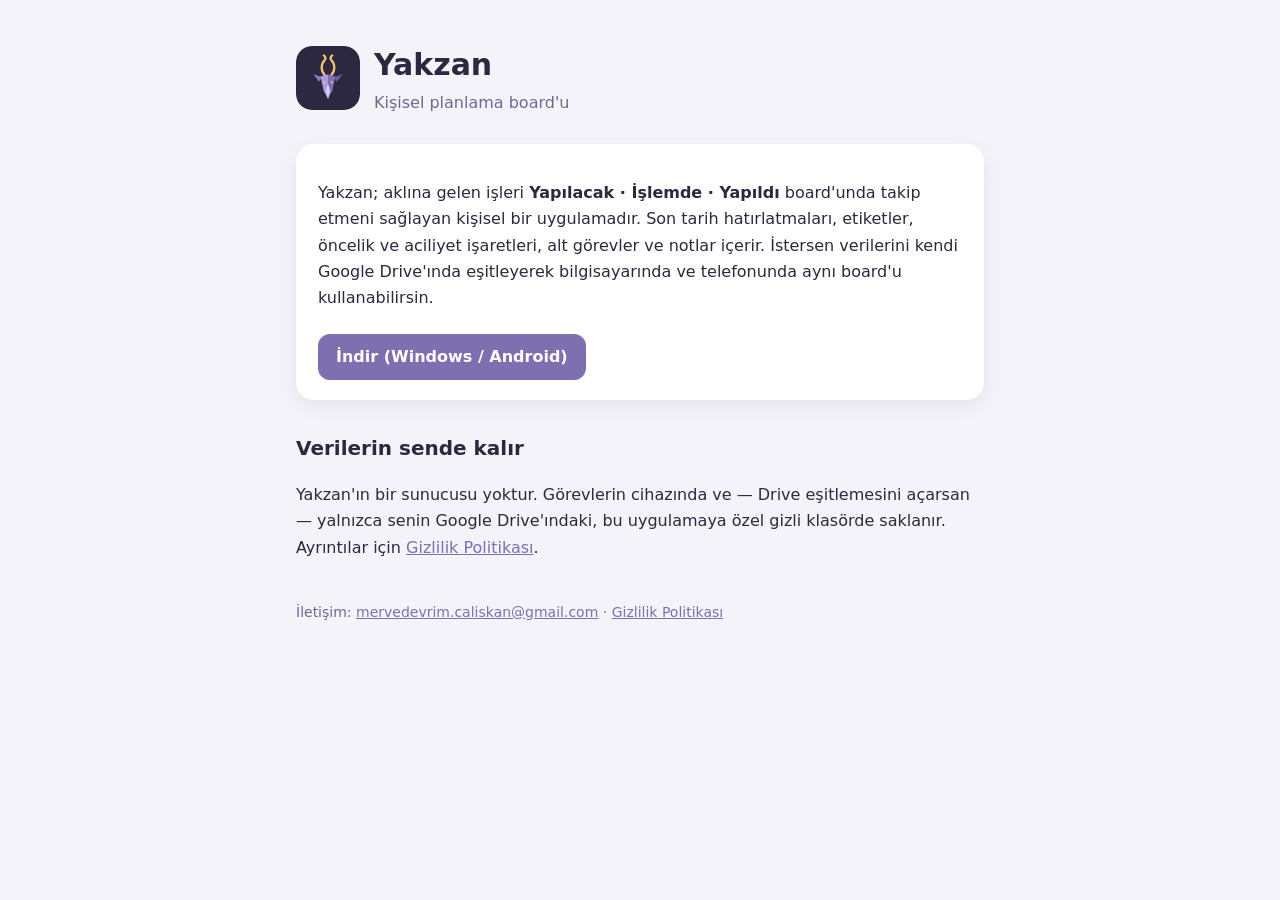
<file: index.html>
<!doctype html><html lang="tr"><head><meta charset="utf-8"><meta name="viewport" content="width=device-width,initial-scale=1">
<title>Yakzan</title><meta name="description" content="Yakzan — kişisel planlama board'u (Windows ve Android)"><link rel="icon" href="icon.svg"><link rel="stylesheet" href="style.css"></head>
<body><main>
<div class="brand"><img src="icon.svg" alt=""><div><h1>Yakzan</h1><p class="sub">Kişisel planlama board'u</p></div></div>
<div class="card">
<p>Yakzan; aklına gelen işleri <b>Yapılacak · İşlemde · Yapıldı</b> board'unda takip etmeni sağlayan kişisel bir uygulamadır.
Son tarih hatırlatmaları, etiketler, öncelik ve aciliyet işaretleri, alt görevler ve notlar içerir.
İstersen verilerini kendi Google Drive'ında eşitleyerek bilgisayarında ve telefonunda aynı board'u kullanabilirsin.</p>
<a class="btn" href="https://github.com/mcaliskan7/yakzan-releases/releases/latest">İndir (Windows / Android)</a>
</div>
<h2>Verilerin sende kalır</h2>
<p>Yakzan'ın bir sunucusu yoktur. Görevlerin cihazında ve — Drive eşitlemesini açarsan — yalnızca senin Google Drive'ındaki,
bu uygulamaya özel gizli klasörde saklanır. Ayrıntılar için <a href="privacy.html">Gizlilik Politikası</a>.</p>
<footer>İletişim: <a href="mailto:mervedevrim.caliskan@gmail.com">mervedevrim.caliskan@gmail.com</a> · <a href="privacy.html">Gizlilik Politikası</a></footer>
</main></body></html>
</file>
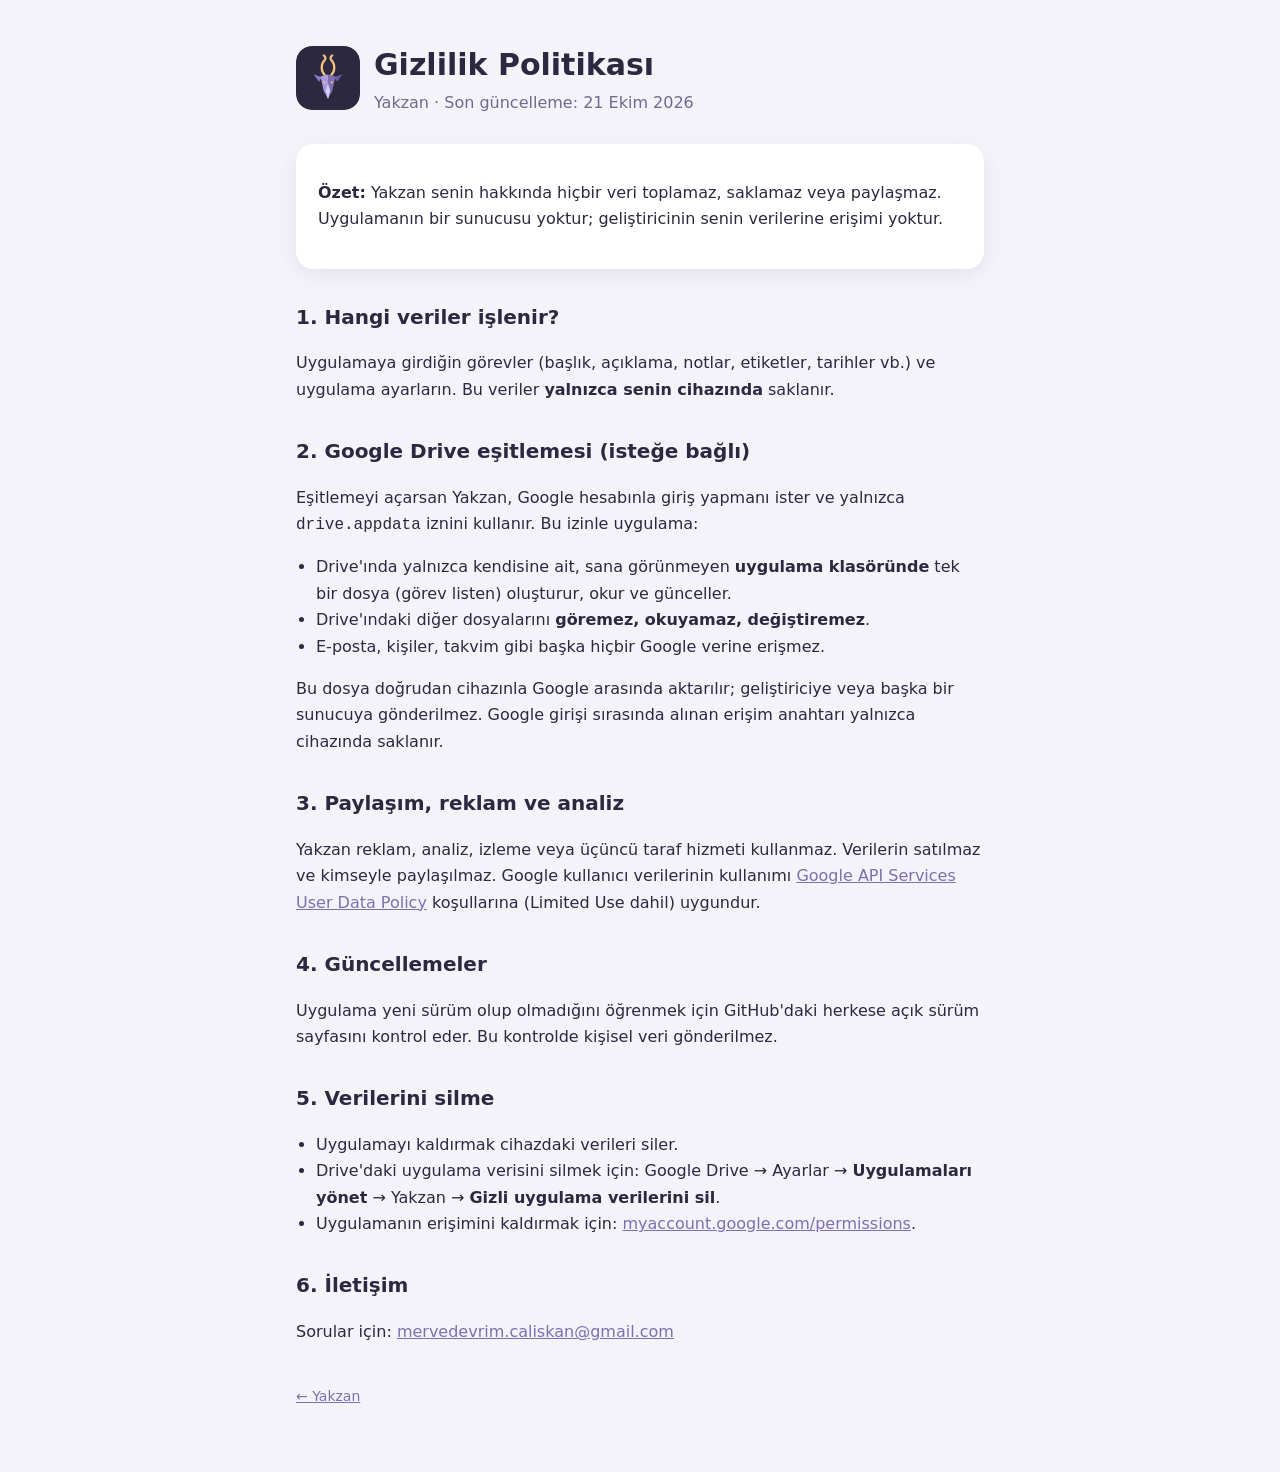
<file: privacy.html>
<!doctype html><html lang="tr"><head><meta charset="utf-8"><meta name="viewport" content="width=device-width,initial-scale=1">
<title>Yakzan — Gizlilik Politikası</title><link rel="icon" href="icon.svg"><link rel="stylesheet" href="style.css"></head>
<body><main>
<div class="brand"><img src="icon.svg" alt=""><div><h1>Gizlilik Politikası</h1><p class="sub">Yakzan · Son güncelleme: 21 Ekim 2026</p></div></div>
<div class="card">
<p><b>Özet:</b> Yakzan senin hakkında hiçbir veri toplamaz, saklamaz veya paylaşmaz. Uygulamanın bir sunucusu yoktur;
geliştiricinin senin verilerine erişimi yoktur.</p>
</div>
<h2>1. Hangi veriler işlenir?</h2>
<p>Uygulamaya girdiğin görevler (başlık, açıklama, notlar, etiketler, tarihler vb.) ve uygulama ayarların.
Bu veriler <b>yalnızca senin cihazında</b> saklanır.</p>
<h2>2. Google Drive eşitlemesi (isteğe bağlı)</h2>
<p>Eşitlemeyi açarsan Yakzan, Google hesabınla giriş yapmanı ister ve yalnızca
<code>drive.appdata</code> iznini kullanır. Bu izinle uygulama:</p>
<ul>
<li>Drive'ında yalnızca kendisine ait, sana görünmeyen <b>uygulama klasöründe</b> tek bir dosya (görev listen) oluşturur, okur ve günceller.</li>
<li>Drive'ındaki diğer dosyalarını <b>göremez, okuyamaz, değiştiremez</b>.</li>
<li>E-posta, kişiler, takvim gibi başka hiçbir Google verine erişmez.</li>
</ul>
<p>Bu dosya doğrudan cihazınla Google arasında aktarılır; geliştiriciye veya başka bir sunucuya gönderilmez.
Google girişi sırasında alınan erişim anahtarı yalnızca cihazında saklanır.</p>
<h2>3. Paylaşım, reklam ve analiz</h2>
<p>Yakzan reklam, analiz, izleme veya üçüncü taraf hizmeti kullanmaz. Verilerin satılmaz ve kimseyle paylaşılmaz.
Google kullanıcı verilerinin kullanımı <a href="https://developers.google.com/terms/api-services-user-data-policy">Google API Services User Data Policy</a>
koşullarına (Limited Use dahil) uygundur.</p>
<h2>4. Güncellemeler</h2>
<p>Uygulama yeni sürüm olup olmadığını öğrenmek için GitHub'daki herkese açık sürüm sayfasını kontrol eder.
Bu kontrolde kişisel veri gönderilmez.</p>
<h2>5. Verilerini silme</h2>
<ul>
<li>Uygulamayı kaldırmak cihazdaki verileri siler.</li>
<li>Drive'daki uygulama verisini silmek için: Google Drive → Ayarlar → <b>Uygulamaları yönet</b> → Yakzan → <b>Gizli uygulama verilerini sil</b>.</li>
<li>Uygulamanın erişimini kaldırmak için: <a href="https://myaccount.google.com/permissions">myaccount.google.com/permissions</a>.</li>
</ul>
<h2>6. İletişim</h2>
<p>Sorular için: <a href="mailto:mervedevrim.caliskan@gmail.com">mervedevrim.caliskan@gmail.com</a></p>
<footer><a href="index.html">← Yakzan</a></footer>
</main></body></html>
</file>
<file: style.css>
:root{--bg:#f5f3fa;--card:#fff;--text:#2b2840;--muted:#6f6990;--accent:#7d6fb0;--gold:#e0a955}
@media (prefers-color-scheme:dark){:root{--bg:#1d1b2b;--card:#2b2840;--text:#ece9f8;--muted:#a7a1c4;--accent:#f2c27c}}
*{box-sizing:border-box}body{margin:0;background:var(--bg);color:var(--text);font:16px/1.65 system-ui,-apple-system,"Segoe UI",sans-serif}
main{max-width:720px;margin:0 auto;padding:40px 16px 64px}
.brand{display:flex;align-items:center;gap:14px;margin-bottom:28px}.brand img{width:64px;height:64px;border-radius:16px}
h1{margin:0;font-size:30px}h2{margin-top:32px;font-size:20px}.sub{color:var(--muted);margin:0}
.card{background:var(--card);border-radius:18px;padding:20px 22px;margin:18px 0;box-shadow:0 6px 20px rgba(40,30,80,.08)}
a{color:var(--accent)}.btn{display:inline-block;background:var(--accent);color:#fff;padding:10px 18px;border-radius:12px;text-decoration:none;font-weight:600;margin:6px 8px 0 0}
@media (prefers-color-scheme:dark){.btn{color:#2b2840}}
footer{margin-top:40px;color:var(--muted);font-size:14px}ul{padding-left:20px}
</file>
